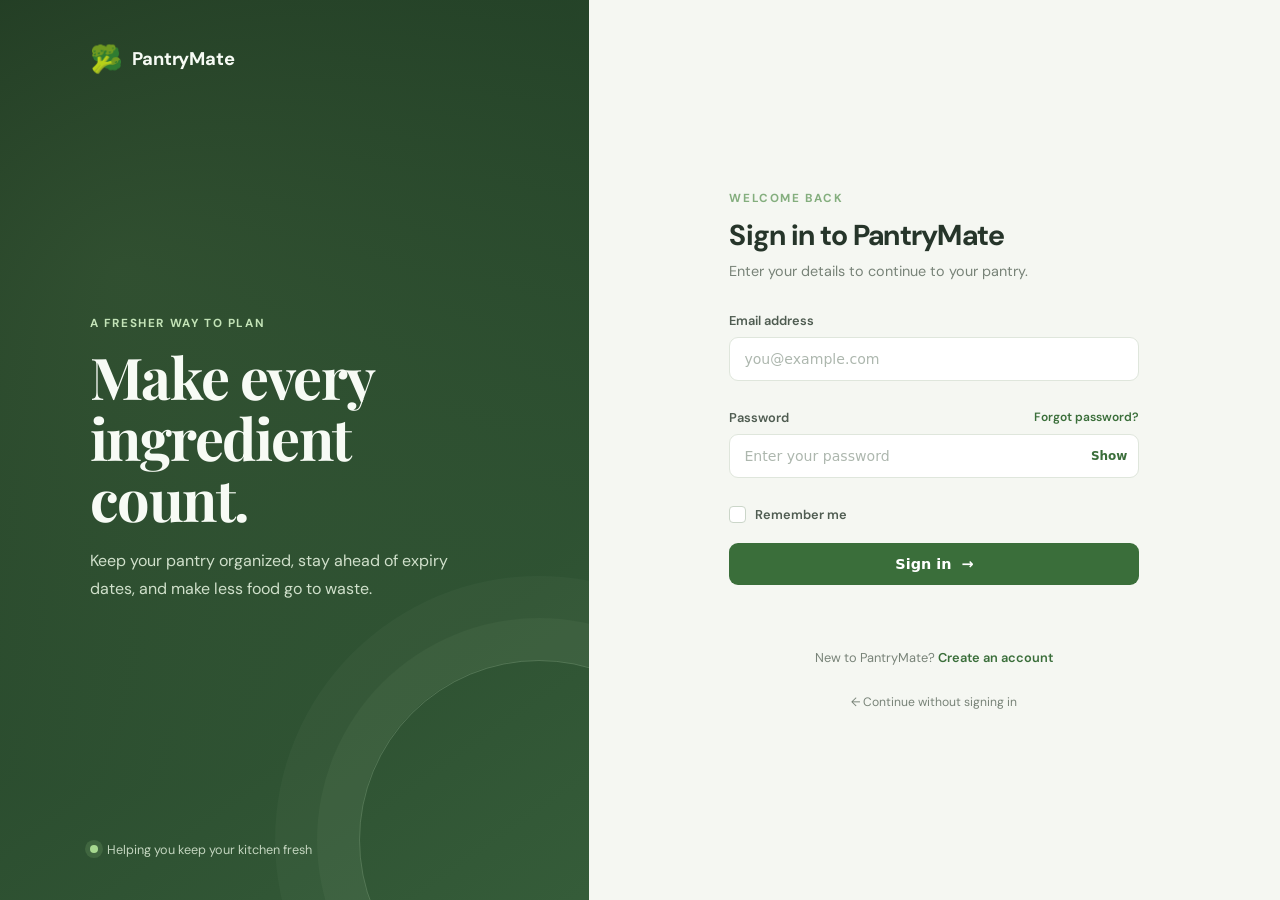
<file: templates/signin.html>
<!DOCTYPE html>
<html lang="en">
<head>
  <meta charset="UTF-8" />
  <meta name="viewport" content="width=device-width, initial-scale=1.0" />
  <title>Sign in - PantryMate</title>
  <meta name="description" content="Sign in to manage your PantryMate pantry." />
  <link rel="preconnect" href="https://fonts.googleapis.com" />
  <link rel="preconnect" href="https://fonts.gstatic.com" crossorigin />
  <link href="https://fonts.googleapis.com/css2?family=DM+Sans:wght@400;500;600;700&family=Playfair+Display:wght@600;700&display=swap" rel="stylesheet" />
  <link rel="stylesheet" href="/static/style.css" />
</head>
<body class="signin-page">
  <main class="signin-shell">
    <section class="signin-visual" aria-label="PantryMate introduction">
      <a class="signin-brand" href="/" aria-label="PantryMate home">
        <span class="signin-brand-icon">🥦</span>
        <span>PantryMate</span>
      </a>

      <div class="signin-visual-copy">
        <span class="eyebrow">A fresher way to plan</span>
        <h1>Make every ingredient count.</h1>
        <p>Keep your pantry organized, stay ahead of expiry dates, and make less food go to waste.</p>
      </div>

      <div class="signin-visual-footer">
        <span class="fresh-dot"></span>
        <span>Helping you keep your kitchen fresh</span>
      </div>
    </section>

    <section class="signin-panel">
      <div class="signin-card">
        <div class="signin-heading">
          <span class="signin-mobile-icon">🥦</span>
          <span class="eyebrow">Welcome back</span>
          <h2>Sign in to PantryMate</h2>
          <p>Enter your details to continue to your pantry.</p>
        </div>

        <form class="signin-form" id="signin-form" novalidate>
          <div class="signin-field">
            <label for="signin-email">Email address</label>
            <input id="signin-email" name="email" type="email" autocomplete="email"
                   placeholder="you@example.com" required />
            <span class="signin-error" id="email-error" role="alert"></span>
          </div>

          <div class="signin-field">
            <div class="signin-label-row">
              <label for="signin-password">Password</label>
              <a href="#" class="signin-muted-link" id="forgot-password">Forgot password?</a>
            </div>
            <div class="password-input">
              <input id="signin-password" name="password" type="password"
                     autocomplete="current-password" placeholder="Enter your password" required />
              <button type="button" class="password-toggle" id="password-toggle"
                      aria-label="Show password" aria-pressed="false">Show</button>
            </div>
            <span class="signin-error" id="password-error" role="alert"></span>
          </div>

          <label class="remember-me">
            <input type="checkbox" name="remember" />
            <span class="custom-checkbox" aria-hidden="true"></span>
            <span>Remember me</span>
          </label>

          <button class="signin-submit" type="submit">Sign in <span aria-hidden="true">→</span></button>
          <p class="signin-form-message" id="signin-message" role="status"></p>
        </form>

        <p class="signin-signup">New to PantryMate? <a href="#" id="create-account">Create an account</a></p>
        <a class="back-to-app" href="/">← Continue without signing in</a>
      </div>
    </section>
  </main>

  <script>
    const form = document.getElementById('signin-form');
    const email = document.getElementById('signin-email');
    const password = document.getElementById('signin-password');
    const message = document.getElementById('signin-message');
    const emailError = document.getElementById('email-error');
    const passwordError = document.getElementById('password-error');
    const toggle = document.getElementById('password-toggle');

    toggle.addEventListener('click', () => {
      const isPassword = password.type === 'password';
      password.type = isPassword ? 'text' : 'password';
      toggle.textContent = isPassword ? 'Hide' : 'Show';
      toggle.setAttribute('aria-label', isPassword ? 'Hide password' : 'Show password');
      toggle.setAttribute('aria-pressed', String(isPassword));
    });

    form.addEventListener('submit', (event) => {
      event.preventDefault();
      emailError.textContent = '';
      passwordError.textContent = '';
      message.textContent = '';
      email.classList.remove('invalid');
      password.classList.remove('invalid');

      let valid = true;
      if (!email.value.trim() || !email.validity.valid) {
        emailError.textContent = 'Enter a valid email address.';
        email.classList.add('invalid');
        valid = false;
      }
      if (password.value.length < 1) {
        passwordError.textContent = 'Enter your password.';
        password.classList.add('invalid');
        valid = false;
      }
      if (!valid) return;

      message.textContent = 'Sign-in service is coming soon. Continue to the pantry for now.';
      message.classList.add('visible');
    });

    document.getElementById('forgot-password').addEventListener('click', (event) => {
      event.preventDefault();
      message.textContent = 'Password recovery will be available soon.';
      message.classList.add('visible');
    });

    document.getElementById('create-account').addEventListener('click', (event) => {
      event.preventDefault();
      message.textContent = 'Account creation will be available soon.';
      message.classList.add('visible');
    });
  </script>
</body>
</html>
</file>
<file: static/style.css>
/* ═══════════════════════════════════════════════════════════════════════════
   PantryMate – style.css
   Design language: soft cream backgrounds, sage-green + muted-orange accents,
   glassmorphism cards, smooth micro-animations.
   ═══════════════════════════════════════════════════════════════════════════ */

/* ── Design Tokens ─────────────────────────────────────────────────────────── */
:root {
  /* Backgrounds */
  --bg-base:        #f7f4ef;
  --bg-surface:     #ffffff;
  --bg-elevated:    #fdfcf9;

  /* Sage green family */
  --green-50:       #eef4ee;
  --green-100:      #d5e8d5;
  --green-200:      #aed1ae;
  --green-400:      #6aaa6a;
  --green-500:      #4e8f4e;
  --green-600:      #3a6e3a;
  --green-700:      #295229;

  /* Muted orange/amber family */
  --orange-50:      #fef6ee;
  --orange-100:     #fde8cc;
  --orange-300:     #f5b870;
  --orange-400:     #f09840;
  --orange-500:     #e07820;
  --orange-600:     #c05e10;

  /* Danger / red */
  --red-50:         #fff0f0;
  --red-100:        #ffd6d6;
  --red-400:        #e05555;
  --red-500:        #c73b3b;
  --red-600:        #a82828;

  /* Blues (today accent) */
  --blue-50:        #eff6ff;
  --blue-100:       #dbeafe;
  --blue-400:       #60a5fa;
  --blue-500:       #3b82f6;
  --blue-600:       #2563eb;

  /* Neutrals */
  --neutral-100:    #f0ede8;
  --neutral-200:    #e2ddd8;
  --neutral-300:    #cbc4bc;
  --neutral-400:    #a89d93;
  --neutral-500:    #7a706a;
  --neutral-600:    #5a5248;
  --neutral-700:    #3d342c;
  --neutral-800:    #221d18;

  /* Sidebar */
  --sidebar-bg:     #2a3826;
  --sidebar-hover:  #374d32;
  --sidebar-active: #4e8f4e;
  --sidebar-text:   #d5e8d5;
  --sidebar-muted:  #8aaa8a;
  --sidebar-width:  260px;

  /* Typography */
  --font:           'Inter', system-ui, sans-serif;

  /* Shadows */
  --shadow-sm:      0 1px 3px rgba(0,0,0,.07), 0 1px 2px rgba(0,0,0,.05);
  --shadow-md:      0 4px 12px rgba(0,0,0,.08), 0 2px 4px rgba(0,0,0,.05);
  --shadow-lg:      0 10px 30px rgba(0,0,0,.12), 0 4px 10px rgba(0,0,0,.07);

  /* Radii */
  --radius-sm:      8px;
  --radius-md:      14px;
  --radius-lg:      20px;
  --radius-xl:      28px;

  /* Transitions */
  --ease:           cubic-bezier(.4,0,.2,1);
  --dur:            200ms;
}

/* ── Reset & Base ───────────────────────────────────────────────────────────── */
*, *::before, *::after { box-sizing: border-box; margin: 0; padding: 0; }

html { font-size: 16px; scroll-behavior: smooth; }

body {
  font-family: var(--font);
  background: var(--bg-base);
  color: var(--neutral-700);
  display: flex;
  min-height: 100vh;
  overflow-x: hidden;
}

a { text-decoration: none; color: inherit; }
button { cursor: pointer; font-family: var(--font); border: none; background: none; }
input, select, textarea { font-family: var(--font); }
ul { list-style: none; }

/* ── Scrollbar ──────────────────────────────────────────────────────────────── */
::-webkit-scrollbar { width: 6px; height: 6px; }
::-webkit-scrollbar-track { background: transparent; }
::-webkit-scrollbar-thumb { background: var(--neutral-300); border-radius: 100px; }
::-webkit-scrollbar-thumb:hover { background: var(--neutral-400); }

/* ═══════════════════════════════════════════════════════════════════════════
   SIDEBAR
   ═══════════════════════════════════════════════════════════════════════════ */
.sidebar {
  width: var(--sidebar-width);
  background: var(--sidebar-bg);
  display: flex;
  flex-direction: column;
  position: fixed;
  top: 0; left: 0; bottom: 0;
  z-index: 100;
  transition: transform var(--dur) var(--ease);
  overflow: hidden;
}

.sidebar-logo {
  display: flex;
  align-items: center;
  gap: 12px;
  padding: 24px 20px 20px;
  border-bottom: 1px solid rgba(255,255,255,.07);
}

.logo-icon {
  font-size: 2rem;
  line-height: 1;
  filter: drop-shadow(0 2px 4px rgba(0,0,0,.3));
}

.logo-title {
  display: block;
  font-size: 1.1rem;
  font-weight: 700;
  color: #fff;
  letter-spacing: .3px;
}

.logo-sub {
  display: block;
  font-size: .68rem;
  color: var(--sidebar-muted);
  font-weight: 400;
  letter-spacing: .5px;
  margin-top: 1px;
}

.sidebar-nav {
  flex: 1;
  padding: 16px 12px;
  display: flex;
  flex-direction: column;
  gap: 4px;
  overflow-y: auto;
}

.nav-item {
  display: flex;
  align-items: center;
  gap: 12px;
  padding: 11px 14px;
  border-radius: var(--radius-sm);
  color: var(--sidebar-text);
  font-size: .88rem;
  font-weight: 500;
  transition: background var(--dur) var(--ease), color var(--dur) var(--ease);
  position: relative;
  user-select: none;
}

.nav-item:hover { background: var(--sidebar-hover); color: #fff; }

.nav-item.active {
  background: var(--sidebar-active);
  color: #fff;
  box-shadow: 0 2px 10px rgba(78,143,78,.4);
}

.nav-icon { font-size: 1.1rem; line-height: 1; flex-shrink: 0; }

.badge {
  margin-left: auto;
  background: var(--orange-400);
  color: #fff;
  font-size: .68rem;
  font-weight: 700;
  padding: 2px 7px;
  border-radius: 100px;
  min-width: 20px;
  text-align: center;
}

.badge-danger { background: var(--red-400); }

.sidebar-footer {
  padding: 16px 12px 20px;
  border-top: 1px solid rgba(255,255,255,.07);
}

.btn-add-sidebar {
  display: flex;
  align-items: center;
  justify-content: center;
  gap: 8px;
  width: 100%;
  padding: 11px 0;
  background: linear-gradient(135deg, var(--green-400) 0%, var(--green-500) 100%);
  color: #fff;
  border-radius: var(--radius-sm);
  font-size: .9rem;
  font-weight: 600;
  transition: transform var(--dur) var(--ease), box-shadow var(--dur) var(--ease);
  box-shadow: 0 2px 10px rgba(78,143,78,.4);
}

.btn-add-sidebar:hover {
  transform: translateY(-1px);
  box-shadow: 0 4px 16px rgba(78,143,78,.5);
}

/* ═══════════════════════════════════════════════════════════════════════════
   MAIN CONTENT
   ═══════════════════════════════════════════════════════════════════════════ */
.main-content {
  margin-left: var(--sidebar-width);
  flex: 1;
  display: flex;
  flex-direction: column;
  min-height: 100vh;
  transition: margin-left var(--dur) var(--ease);
}

/* ── Top Bar ───────────────────────────────────────────────────────────────── */
.topbar {
  position: sticky;
  top: 0;
  z-index: 50;
  background: rgba(247, 244, 239, 0.88);
  backdrop-filter: blur(16px);
  -webkit-backdrop-filter: blur(16px);
  border-bottom: 1px solid var(--neutral-200);
  display: flex;
  align-items: center;
  gap: 16px;
  padding: 14px 32px;
}

.hamburger {
  display: none;
  font-size: 1.3rem;
  color: var(--neutral-600);
  padding: 4px 8px;
  border-radius: var(--radius-sm);
  transition: background var(--dur) var(--ease);
}
.hamburger:hover { background: var(--neutral-100); }

.topbar-title {
  font-size: 1rem;
  font-weight: 600;
  color: var(--neutral-600);
  flex: 1;
}

.topbar-signin {
  color: var(--green-600);
  font-size: .82rem;
  font-weight: 600;
  transition: color var(--dur) var(--ease);
}

.topbar-signin:hover { color: var(--green-500); }

/* ── Buttons ────────────────────────────────────────────────────────────────── */
.btn-primary {
  background: linear-gradient(135deg, var(--green-400) 0%, var(--green-500) 100%);
  color: #fff;
  font-size: .88rem;
  font-weight: 600;
  padding: 9px 20px;
  border-radius: var(--radius-sm);
  border: none;
  transition: transform var(--dur) var(--ease), box-shadow var(--dur) var(--ease);
  box-shadow: 0 2px 8px rgba(78,143,78,.35);
  white-space: nowrap;
}
.btn-primary:hover {
  transform: translateY(-1px);
  box-shadow: 0 4px 14px rgba(78,143,78,.5);
}
.btn-primary:active { transform: translateY(0); }

.btn-secondary {
  background: var(--neutral-100);
  color: var(--neutral-600);
  font-size: .88rem;
  font-weight: 600;
  padding: 9px 20px;
  border-radius: var(--radius-sm);
  transition: background var(--dur) var(--ease), color var(--dur) var(--ease);
}
.btn-secondary:hover { background: var(--neutral-200); color: var(--neutral-700); }

.btn-danger {
  background: linear-gradient(135deg, var(--red-400) 0%, var(--red-500) 100%);
  color: #fff;
  font-size: .88rem;
  font-weight: 600;
  padding: 9px 20px;
  border-radius: var(--radius-sm);
  transition: transform var(--dur) var(--ease), box-shadow var(--dur) var(--ease);
  box-shadow: 0 2px 8px rgba(199,59,59,.3);
}
.btn-danger:hover { transform: translateY(-1px); box-shadow: 0 4px 14px rgba(199,59,59,.45); }

/* ═══════════════════════════════════════════════════════════════════════════
   VIEWS
   ═══════════════════════════════════════════════════════════════════════════ */
.view { display: none; padding: 32px; animation: fadeSlideIn .25s var(--ease); }
.view.active { display: block; }

@keyframes fadeSlideIn {
  from { opacity: 0; transform: translateY(12px); }
  to   { opacity: 1; transform: translateY(0); }
}

.section-header { margin-bottom: 28px; }
.section-header h1 { font-size: 1.75rem; font-weight: 800; color: var(--neutral-800); line-height: 1.2; }
.subtitle { color: var(--neutral-400); font-size: .9rem; margin-top: 4px; }

/* ═══════════════════════════════════════════════════════════════════════════
   DASHBOARD STATS
   ═══════════════════════════════════════════════════════════════════════════ */
.stats-grid {
  display: grid;
  grid-template-columns: repeat(auto-fit, minmax(170px, 1fr));
  gap: 18px;
  margin-bottom: 36px;
}

.stat-card {
  background: var(--bg-surface);
  border-radius: var(--radius-md);
  padding: 22px 20px;
  display: flex;
  align-items: center;
  gap: 16px;
  box-shadow: var(--shadow-md);
  transition: transform var(--dur) var(--ease), box-shadow var(--dur) var(--ease);
  border-left: 4px solid transparent;
  cursor: default;
}

.stat-card:hover { transform: translateY(-2px); box-shadow: var(--shadow-lg); }

.stat-total  { border-left-color: var(--green-400); }
.stat-fresh  { border-left-color: var(--green-500); }
.stat-expiring { border-left-color: var(--orange-400); }
.stat-today  { border-left-color: var(--blue-400); }
.stat-expired { border-left-color: var(--red-400); }

.stat-icon { font-size: 1.8rem; line-height: 1; }
.stat-value { font-size: 2rem; font-weight: 800; color: var(--neutral-800); line-height: 1; }
.stat-label { font-size: .78rem; font-weight: 500; color: var(--neutral-400); margin-top: 4px; text-transform: uppercase; letter-spacing: .6px; }

/* Dashboard section */
.dashboard-section { margin-top: 8px; }

.ds-header {
  display: flex;
  align-items: center;
  justify-content: space-between;
  margin-bottom: 20px;
}

.ds-header h2 { font-size: 1.15rem; font-weight: 700; color: var(--neutral-700); }

.link-view-all {
  font-size: .85rem;
  color: var(--green-500);
  font-weight: 600;
  transition: color var(--dur) var(--ease);
}
.link-view-all:hover { color: var(--green-600); }

/* ═══════════════════════════════════════════════════════════════════════════
   FILTER BAR
   ═══════════════════════════════════════════════════════════════════════════ */
.filter-bar {
  display: flex;
  align-items: center;
  gap: 14px;
  margin-bottom: 24px;
  flex-wrap: wrap;
}

.search-box {
  display: flex;
  align-items: center;
  background: var(--bg-surface);
  border: 1.5px solid var(--neutral-200);
  border-radius: var(--radius-sm);
  padding: 0 12px;
  gap: 8px;
  flex: 1;
  min-width: 200px;
  transition: border-color var(--dur) var(--ease), box-shadow var(--dur) var(--ease);
  box-shadow: var(--shadow-sm);
}
.search-box:focus-within {
  border-color: var(--green-400);
  box-shadow: 0 0 0 3px rgba(110,170,110,.15);
}

.search-icon { font-size: .95rem; color: var(--neutral-400); }

.search-box input {
  border: none;
  outline: none;
  background: transparent;
  font-size: .9rem;
  color: var(--neutral-700);
  padding: 10px 0;
  flex: 1;
}

.clear-search {
  color: var(--neutral-400);
  font-size: .9rem;
  transition: color var(--dur) var(--ease);
  padding: 2px;
}
.clear-search:hover { color: var(--red-400); }

.filter-group { display: flex; gap: 10px; flex-wrap: wrap; }

.filter-group select {
  background: var(--bg-surface);
  border: 1.5px solid var(--neutral-200);
  border-radius: var(--radius-sm);
  padding: 9px 12px;
  font-size: .88rem;
  color: var(--neutral-600);
  outline: none;
  box-shadow: var(--shadow-sm);
  transition: border-color var(--dur) var(--ease);
  appearance: none;
  background-image: url("data:image/svg+xml,%3Csvg xmlns='http://www.w3.org/2000/svg' viewBox='0 0 20 20' fill='%238a9a8a'%3E%3Cpath fill-rule='evenodd' d='M5.293 7.293a1 1 0 011.414 0L10 10.586l3.293-3.293a1 1 0 111.414 1.414l-4 4a1 1 0 01-1.414 0l-4-4a1 1 0 010-1.414z'/%3E%3C/svg%3E");
  background-repeat: no-repeat;
  background-position: right 10px center;
  background-size: 16px;
  padding-right: 34px;
}
.filter-group select:focus { border-color: var(--green-400); }

/* ═══════════════════════════════════════════════════════════════════════════
   ITEM CARDS GRID
   ═══════════════════════════════════════════════════════════════════════════ */
.items-grid {
  display: grid;
  grid-template-columns: repeat(auto-fill, minmax(290px, 1fr));
  gap: 18px;
}

.item-card {
  background: var(--bg-surface);
  border-radius: var(--radius-md);
  box-shadow: var(--shadow-md);
  overflow: hidden;
  transition: transform var(--dur) var(--ease), box-shadow var(--dur) var(--ease);
  animation: cardIn .3s var(--ease);
  display: flex;
  flex-direction: column;
  position: relative;
}

@keyframes cardIn {
  from { opacity: 0; transform: scale(.96) translateY(8px); }
  to   { opacity: 1; transform: scale(1) translateY(0); }
}

.item-card:hover { transform: translateY(-3px); box-shadow: var(--shadow-lg); }

/* colored top strip */
.item-card::before {
  content: '';
  display: block;
  height: 4px;
  background: var(--strip-color, var(--green-400));
}

.item-card.fresh    { --strip-color: var(--green-400); }
.item-card.expiring_soon { --strip-color: var(--orange-400); }
.item-card.expires_today { --strip-color: var(--blue-400); }
.item-card.expired  { --strip-color: var(--red-400); }

.card-body {
  padding: 18px 18px 14px;
  flex: 1;
  display: flex;
  flex-direction: column;
  gap: 10px;
}

.card-top {
  display: flex;
  align-items: flex-start;
  justify-content: space-between;
  gap: 8px;
}

.card-name {
  font-size: 1rem;
  font-weight: 700;
  color: var(--neutral-800);
  line-height: 1.3;
  word-break: break-word;
}

.status-badge {
  display: inline-flex;
  align-items: center;
  gap: 4px;
  font-size: .68rem;
  font-weight: 700;
  padding: 3px 10px;
  border-radius: 100px;
  white-space: nowrap;
  text-transform: uppercase;
  letter-spacing: .5px;
  flex-shrink: 0;
}

.badge-fresh        { background: var(--green-50);  color: var(--green-600); }
.badge-expiring_soon{ background: var(--orange-50); color: var(--orange-600); }
.badge-expires_today{ background: var(--blue-50);   color: var(--blue-600); }
.badge-expired      { background: var(--red-50);    color: var(--red-600); }

.card-meta {
  display: flex;
  flex-wrap: wrap;
  gap: 8px;
}

.meta-chip {
  background: var(--neutral-100);
  color: var(--neutral-500);
  font-size: .75rem;
  font-weight: 500;
  padding: 3px 10px;
  border-radius: 100px;
  display: flex;
  align-items: center;
  gap: 4px;
}

.card-dates {
  display: flex;
  flex-direction: column;
  gap: 4px;
}

.date-row {
  display: flex;
  align-items: center;
  justify-content: space-between;
  font-size: .8rem;
  color: var(--neutral-500);
}

.date-row strong { color: var(--neutral-700); font-weight: 600; }

.days-pill {
  font-size: .72rem;
  font-weight: 700;
  padding: 2px 9px;
  border-radius: 100px;
  margin-left: auto;
}

.days-fresh        { background: var(--green-100);  color: var(--green-700); }
.days-expiring_soon{ background: var(--orange-100); color: var(--orange-600); }
.days-expires_today{ background: var(--blue-100);   color: var(--blue-600); }
.days-expired      { background: var(--red-100);    color: var(--red-600); }

/* Card actions */
.card-actions {
  display: flex;
  gap: 8px;
  padding: 12px 18px 16px;
  border-top: 1px solid var(--neutral-100);
}

.action-btn {
  flex: 1;
  display: flex;
  align-items: center;
  justify-content: center;
  gap: 5px;
  padding: 8px 10px;
  border-radius: var(--radius-sm);
  font-size: .78rem;
  font-weight: 600;
  transition: background var(--dur) var(--ease), color var(--dur) var(--ease), transform var(--dur) var(--ease);
}

.action-btn:hover { transform: translateY(-1px); }

.btn-consume {
  background: var(--green-50);
  color: var(--green-600);
}
.btn-consume:hover { background: var(--green-100); color: var(--green-700); }

.btn-edit {
  background: var(--neutral-100);
  color: var(--neutral-600);
}
.btn-edit:hover { background: var(--neutral-200); color: var(--neutral-700); }

.btn-delete {
  background: var(--red-50);
  color: var(--red-500);
}
.btn-delete:hover { background: var(--red-100); color: var(--red-600); }

/* ═══════════════════════════════════════════════════════════════════════════
   EMPTY / LOADING STATES
   ═══════════════════════════════════════════════════════════════════════════ */
.empty-state,
.loading-state {
  grid-column: 1 / -1;
  display: flex;
  flex-direction: column;
  align-items: center;
  justify-content: center;
  padding: 60px 20px;
  text-align: center;
  color: var(--neutral-400);
  gap: 10px;
}

.empty-icon { font-size: 3rem; }
.empty-state p, .loading-state p { font-size: .95rem; font-weight: 500; }

.spinner {
  width: 36px;
  height: 36px;
  border: 3px solid var(--neutral-200);
  border-top-color: var(--green-400);
  border-radius: 50%;
  animation: spin .7s linear infinite;
}

@keyframes spin { to { transform: rotate(360deg); } }

/* ═══════════════════════════════════════════════════════════════════════════
   MODAL
   ═══════════════════════════════════════════════════════════════════════════ */
.modal-overlay {
  position: fixed;
  inset: 0;
  background: rgba(30,24,16,.45);
  backdrop-filter: blur(4px);
  z-index: 200;
  display: flex;
  align-items: center;
  justify-content: center;
  padding: 20px;
  opacity: 0;
  pointer-events: none;
  transition: opacity .2s var(--ease);
}

.modal-overlay.open {
  opacity: 1;
  pointer-events: all;
}

.modal {
  background: var(--bg-surface);
  border-radius: var(--radius-lg);
  box-shadow: var(--shadow-lg), 0 0 0 1px rgba(0,0,0,.04);
  width: 100%;
  max-width: 540px;
  transform: scale(.93) translateY(16px);
  transition: transform .22s var(--ease);
}

.modal-overlay.open .modal { transform: scale(1) translateY(0); }

.confirm-modal { max-width: 420px; }

.modal-header {
  display: flex;
  align-items: center;
  justify-content: space-between;
  padding: 22px 24px 18px;
  border-bottom: 1px solid var(--neutral-100);
}

.modal-header h2 {
  font-size: 1.1rem;
  font-weight: 700;
  color: var(--neutral-800);
}

.modal-close {
  color: var(--neutral-400);
  font-size: 1.1rem;
  width: 30px;
  height: 30px;
  display: flex;
  align-items: center;
  justify-content: center;
  border-radius: var(--radius-sm);
  transition: background var(--dur) var(--ease), color var(--dur) var(--ease);
}
.modal-close:hover { background: var(--neutral-100); color: var(--red-400); }

/* Form */
.form-grid {
  padding: 20px 24px;
  display: grid;
  grid-template-columns: 1fr 1fr;
  gap: 16px;
}

.form-group { display: flex; flex-direction: column; gap: 6px; }
.form-group.full { grid-column: 1 / -1; }

.form-group label {
  font-size: .82rem;
  font-weight: 600;
  color: var(--neutral-600);
  letter-spacing: .2px;
}

.required { color: var(--red-400); }

.form-group input,
.form-group select {
  border: 1.5px solid var(--neutral-200);
  border-radius: var(--radius-sm);
  padding: 9px 12px;
  font-size: .9rem;
  color: var(--neutral-700);
  outline: none;
  background: var(--bg-elevated);
  transition: border-color var(--dur) var(--ease), box-shadow var(--dur) var(--ease);
}

.form-group input:focus,
.form-group select:focus {
  border-color: var(--green-400);
  box-shadow: 0 0 0 3px rgba(110,170,110,.15);
}

.form-group input.error,
.form-group select.error { border-color: var(--red-400); }

.input-row { display: flex; gap: 8px; }

.field-error {
  font-size: .76rem;
  color: var(--red-500);
  min-height: 1em;
  font-weight: 500;
}

.modal-footer {
  display: flex;
  align-items: center;
  justify-content: flex-end;
  gap: 10px;
  padding: 16px 24px 20px;
  border-top: 1px solid var(--neutral-100);
}

.confirm-body { padding: 20px 24px; color: var(--neutral-600); font-size: .95rem; line-height: 1.6; }

/* ═══════════════════════════════════════════════════════════════════════════
   TOAST NOTIFICATIONS
   ═══════════════════════════════════════════════════════════════════════════ */
.toast-container {
  position: fixed;
  bottom: 28px;
  right: 28px;
  display: flex;
  flex-direction: column;
  gap: 10px;
  z-index: 999;
}

.toast {
  display: flex;
  align-items: center;
  gap: 12px;
  background: var(--neutral-800);
  color: #fff;
  font-size: .88rem;
  font-weight: 500;
  padding: 13px 18px;
  border-radius: var(--radius-md);
  box-shadow: var(--shadow-lg);
  min-width: 260px;
  max-width: 380px;
  animation: toastIn .3s var(--ease) forwards;
  border-left: 4px solid var(--green-400);
}

.toast.error  { border-left-color: var(--red-400); }
.toast.warning{ border-left-color: var(--orange-400); }

@keyframes toastIn {
  from { opacity: 0; transform: translateX(20px); }
  to   { opacity: 1; transform: translateX(0); }
}

@keyframes toastOut {
  from { opacity: 1; transform: translateX(0); }
  to   { opacity: 0; transform: translateX(20px); }
}

.toast.removing { animation: toastOut .25s var(--ease) forwards; }

/* ═══════════════════════════════════════════════════════════════════════════
   RESPONSIVE
   ═══════════════════════════════════════════════════════════════════════════ */
@media (max-width: 900px) {
  :root { --sidebar-width: 240px; }
}

@media (max-width: 700px) {
  .sidebar {
    transform: translateX(-100%);
  }
  .sidebar.open {
    transform: translateX(0);
    box-shadow: 4px 0 24px rgba(0,0,0,.2);
  }
  .main-content { margin-left: 0; }
  .hamburger { display: flex; }

  .view { padding: 20px 16px; }
  .topbar { padding: 12px 16px; }

  .stats-grid { grid-template-columns: 1fr 1fr; }
  .form-grid  { grid-template-columns: 1fr; }
  .form-group.full { grid-column: 1; }

  .items-grid { grid-template-columns: 1fr; }

  .filter-bar { flex-direction: column; align-items: stretch; }
  .filter-group { flex-direction: column; }
}

@media (max-width: 420px) {
  .stats-grid { grid-template-columns: 1fr; }
}

/* ── Overlay behind sidebar on mobile ──────────────────────────────────────── */
.sidebar-overlay {
  display: none;
  position: fixed;
  inset: 0;
  background: rgba(0,0,0,.35);
  z-index: 90;
}
.sidebar-overlay.show { display: block; }

/* ═══════════════════════════════════════════════════════════════════════════
   SIGN-IN PAGE
   ═══════════════════════════════════════════════════════════════════════════ */
.signin-page {
  --signin-ink: #26352a;
  --signin-muted: #788378;
  --signin-line: #dfe6dc;
  display: block;
  background: #f5f7f2;
  color: var(--signin-ink);
  font-family: 'DM Sans', var(--font);
}

.signin-shell {
  display: grid;
  grid-template-columns: minmax(320px, .92fr) minmax(420px, 1.08fr);
  min-height: 100vh;
}

.signin-visual {
  display: flex;
  flex-direction: column;
  justify-content: space-between;
  padding: 42px clamp(32px, 7vw, 112px);
  color: #f7fbf5;
  background:
    linear-gradient(145deg, rgba(28, 54, 31, .88), rgba(54, 94, 58, .92)),
    radial-gradient(circle at 20% 30%, #9ac27f, #2a482f 66%);
  position: relative;
  overflow: hidden;
}

.signin-visual::after {
  content: '';
  width: 360px;
  height: 360px;
  border: 1px solid rgba(220, 244, 208, .2);
  border-radius: 50%;
  position: absolute;
  right: -130px;
  bottom: -120px;
  box-shadow: 0 0 0 42px rgba(220, 244, 208, .04), 0 0 0 84px rgba(220, 244, 208, .03);
}

.signin-brand {
  display: inline-flex;
  align-items: center;
  gap: 10px;
  width: fit-content;
  font-size: 1.15rem;
  font-weight: 700;
  letter-spacing: -.2px;
}

.signin-brand-icon { font-size: 1.65rem; }

.signin-visual-copy { max-width: 470px; position: relative; z-index: 1; }
.eyebrow {
  display: block;
  color: #84ae7e;
  font-size: .73rem;
  font-weight: 700;
  letter-spacing: 1.6px;
  text-transform: uppercase;
}
.signin-visual .eyebrow { color: #c3e3b7; }
.signin-visual h1 {
  margin: 15px 0 18px;
  font-family: 'Playfair Display', Georgia, serif;
  font-size: clamp(2.4rem, 4.5vw, 4.35rem);
  line-height: 1.06;
  letter-spacing: -1.5px;
}
.signin-visual-copy p { color: #d0e0cb; font-size: 1rem; line-height: 1.7; max-width: 390px; }
.signin-visual-footer {
  display: flex;
  align-items: center;
  gap: 9px;
  color: #c3d5bf;
  font-size: .79rem;
  position: relative;
  z-index: 1;
}
.fresh-dot { width: 8px; height: 8px; background: #a7d990; border-radius: 50%; box-shadow: 0 0 0 5px rgba(167,217,144,.15); }

.signin-panel { display: grid; place-items: center; padding: 40px 24px; }
.signin-card { width: min(100%, 410px); }
.signin-heading { margin-bottom: 32px; }
.signin-heading h2 { margin: 10px 0 8px; color: var(--signin-ink); font-size: 1.8rem; letter-spacing: -.7px; }
.signin-heading p { color: var(--signin-muted); font-size: .9rem; }
.signin-mobile-icon { display: none; font-size: 1.8rem; margin-bottom: 12px; }
.signin-form { display: flex; flex-direction: column; gap: 20px; }
.signin-field { display: flex; flex-direction: column; gap: 8px; }
.signin-field label, .remember-me { color: #4f5c51; font-size: .8rem; font-weight: 600; }
.signin-label-row { display: flex; justify-content: space-between; align-items: center; }
.signin-muted-link, .signin-signup a { color: var(--green-600); font-weight: 600; }
.signin-muted-link { font-size: .75rem; }
.signin-muted-link:hover, .signin-signup a:hover, .back-to-app:hover { color: var(--green-500); text-decoration: underline; }
.signin-field input {
  width: 100%;
  border: 1px solid var(--signin-line);
  border-radius: 9px;
  background: #fff;
  color: var(--signin-ink);
  outline: none;
  padding: 13px 14px;
  font-size: .88rem;
  transition: border-color var(--dur) var(--ease), box-shadow var(--dur) var(--ease);
}
.signin-field input::placeholder { color: #adb7ae; }
.signin-field input:focus { border-color: var(--green-400); box-shadow: 0 0 0 4px rgba(106,170,106,.13); }
.signin-field input.invalid { border-color: var(--red-400); }
.password-input { position: relative; }
.password-input input { padding-right: 60px; }
.password-toggle { position: absolute; right: 12px; top: 50%; transform: translateY(-50%); color: var(--green-600); font-size: .75rem; font-weight: 700; }
.signin-error { min-height: 0; color: var(--red-500); font-size: .73rem; }
.remember-me { display: flex; align-items: center; gap: 9px; user-select: none; }
.remember-me input { position: absolute; opacity: 0; }
.custom-checkbox { width: 17px; height: 17px; border: 1px solid #cbd6c9; border-radius: 4px; background: #fff; }
.remember-me input:checked + .custom-checkbox { border-color: var(--green-500); background: var(--green-500); box-shadow: inset 0 0 0 3px #fff; }
.remember-me input:focus-visible + .custom-checkbox { outline: 3px solid rgba(106,170,106,.25); }
.signin-submit {
  display: flex; align-items: center; justify-content: center; gap: 10px;
  border-radius: 9px; padding: 13px 18px; background: var(--green-600); color: #fff;
  font-size: .9rem; font-weight: 700; transition: background var(--dur) var(--ease), transform var(--dur) var(--ease);
}
.signin-submit:hover { background: var(--green-700); transform: translateY(-1px); }
.signin-form-message { min-height: 1.2em; color: var(--green-600); font-size: .77rem; line-height: 1.5; text-align: center; }
.signin-signup { margin-top: 30px; color: var(--signin-muted); font-size: .8rem; text-align: center; }
.back-to-app { display: block; margin-top: 28px; color: var(--signin-muted); font-size: .76rem; text-align: center; }

@media (max-width: 760px) {
  .signin-shell { grid-template-columns: 1fr; }
  .signin-visual { min-height: 250px; padding: 28px 24px; }
  .signin-visual-copy { margin-top: 56px; }
  .signin-visual h1 { font-size: 2.4rem; margin: 10px 0; }
  .signin-visual-copy p, .signin-visual-footer { display: none; }
  .signin-panel { padding: 42px 24px 48px; }
  .signin-mobile-icon { display: block; }
}

@media (max-width: 420px) {
  .signin-visual { min-height: 220px; }
  .signin-visual-copy { margin-top: 35px; }
  .signin-panel { padding: 34px 20px 40px; }
}
</file>
